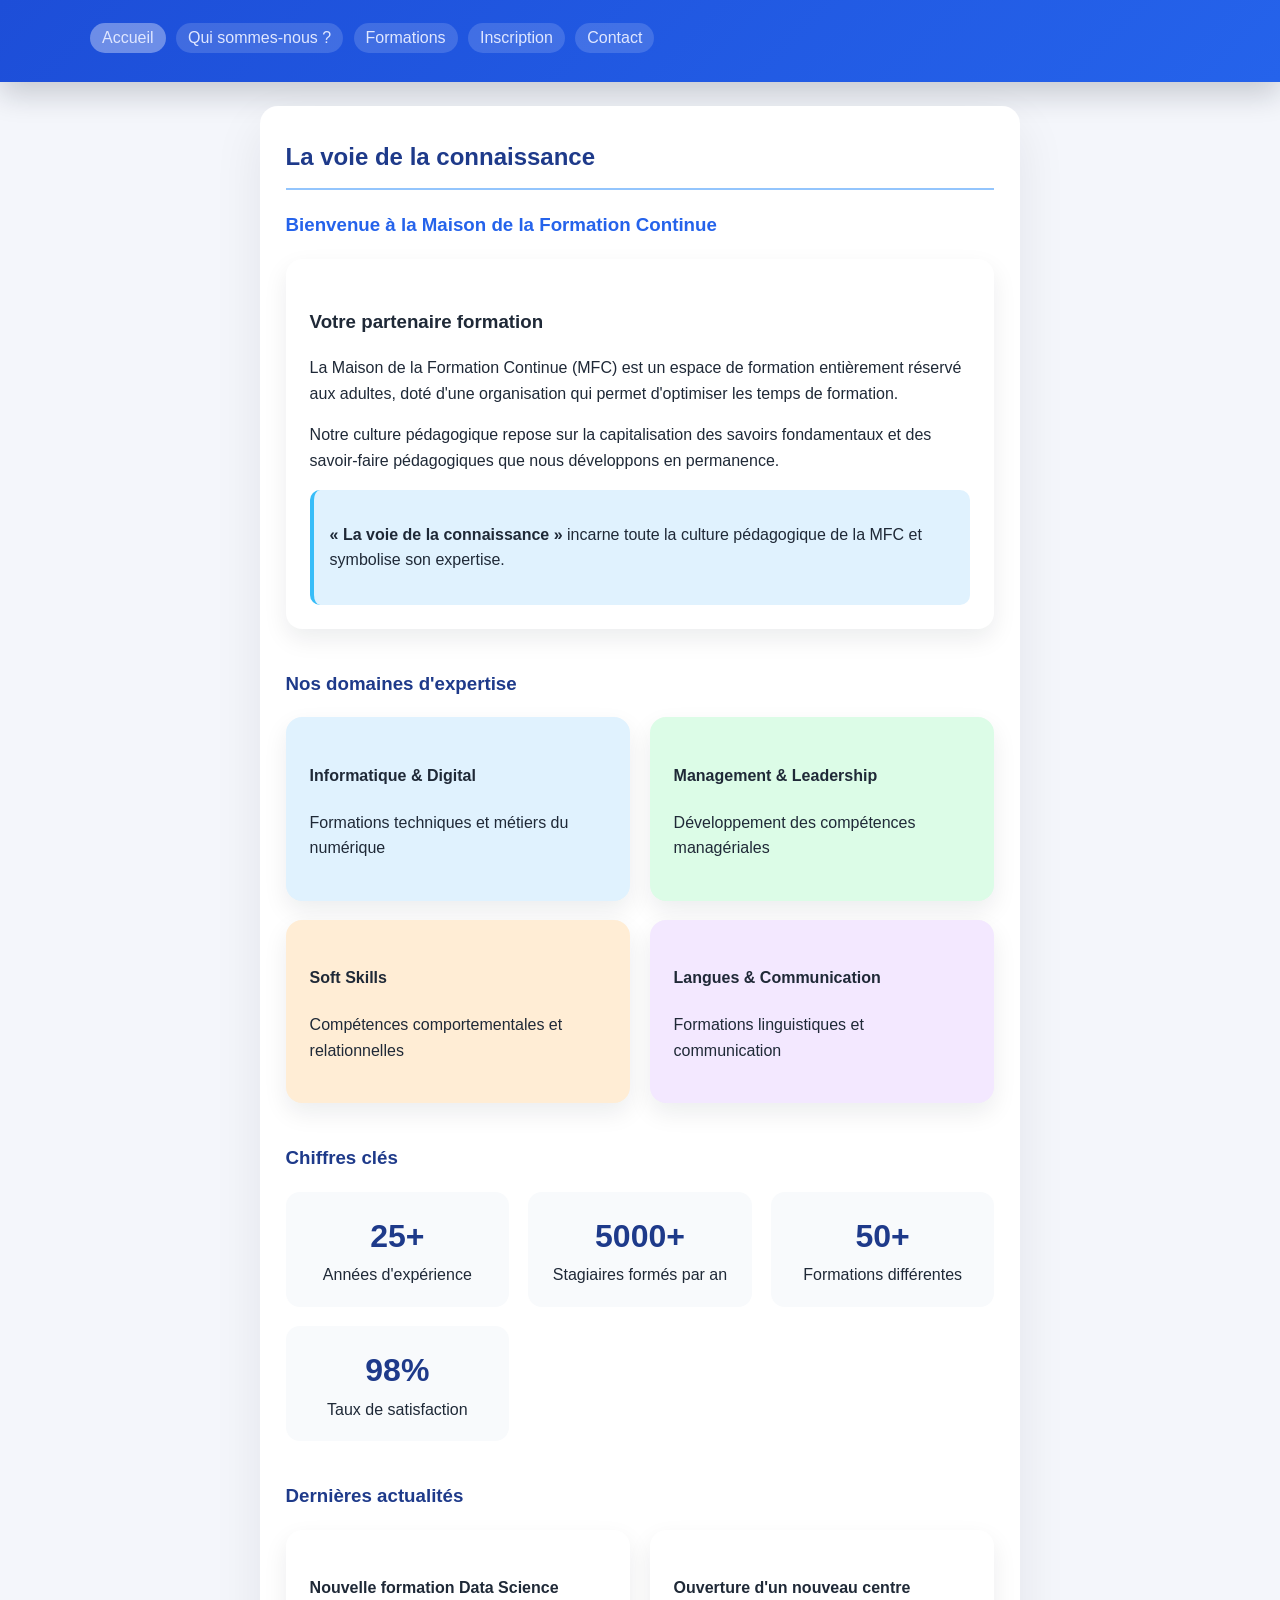
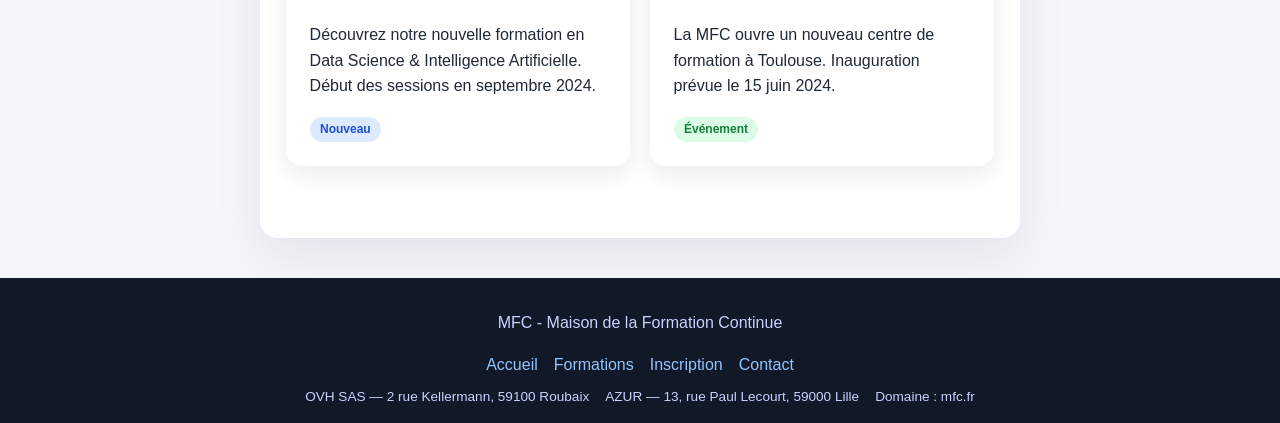
<file: index.html>
<!DOCTYPE html>
<html lang="fr">
<head>
  <meta charset="utf-8">
  <meta name="viewport" content="width=device-width, initial-scale=1">
  <title>Accueil - MFC</title>
  <link rel="stylesheet" href="style.css">
</head>
<body>
  <header id="main-header">
    <div class="container header-content">
      <nav>
        <ul>
          <li><a href="index.html">Accueil</a></li>
          <li><a href="qui-sommes-nous.html">Qui sommes-nous ?</a></li>
          <li><a href="formations.html">Formations</a></li>
          <li><a href="inscription.html">Inscription</a></li>
          <li><a href="contact.html">Contact</a></li>
        </ul>
      </nav>
    </div>
  </header>

  <main>
    <section class="page-section">
      <h2 class="page-title">La voie de la connaissance</h2>
      <h3 class="subtitle">Bienvenue à la Maison de la Formation Continue</h3>
      <div class="card">
        <h3>Votre partenaire formation</h3>
        <p>La Maison de la Formation Continue (MFC) est un espace de formation entièrement réservé aux adultes, doté d'une organisation qui permet d'optimiser les temps de formation.</p>
        <p>Notre culture pédagogique repose sur la capitalisation des savoirs fondamentaux et des savoir-faire pédagogiques que nous développons en permanence.</p>
        <div class="highlight">
          <p><strong>« La voie de la connaissance »</strong> incarne toute la culture pédagogique de la MFC et symbolise son expertise.</p>
        </div>
      </div>
    </section>
    <section class="page-section">
      <h3 class="section-title">Nos domaines d'expertise</h3>
      <div class="grid grid-2">
        <div class="card accent-blue">
          <h4>Informatique & Digital</h4>
          <p>Formations techniques et métiers du numérique</p>
        </div>
        <div class="card accent-green">
          <h4>Management & Leadership</h4>
          <p>Développement des compétences managériales</p>
        </div>
        <div class="card accent-orange">
          <h4>Soft Skills</h4>
          <p>Compétences comportementales et relationnelles</p>
        </div>
        <div class="card accent-purple">
          <h4>Langues & Communication</h4>
          <p>Formations linguistiques et communication</p>
        </div>
      </div>
    </section>
    <section class="page-section">
      <h3 class="section-title">Chiffres clés</h3>
      <div class="stats-grid">
        <div class="stat-card">
          <strong data-count="25">0</strong>
          <span>Années d'expérience</span>
        </div>
        <div class="stat-card">
          <strong data-count="5000">0</strong>
          <span>Stagiaires formés par an</span>
        </div>
        <div class="stat-card">
          <strong data-count="50">0</strong>
          <span>Formations différentes</span>
        </div>
        <div class="stat-card">
          <strong data-count="98">0</strong>
          <span>Taux de satisfaction</span>
        </div>
      </div>
    </section>
    <section class="page-section">
      <h3 class="section-title">Dernières actualités</h3>
      <div class="news-grid">
        <article class="card">
          <h4>Nouvelle formation Data Science</h4>
          <p>Découvrez notre nouvelle formation en Data Science & Intelligence Artificielle. Début des sessions en septembre 2024.</p>
          <span class="badge badge-blue">Nouveau</span>
        </article>
        <article class="card">
          <h4>Ouverture d'un nouveau centre</h4>
          <p>La MFC ouvre un nouveau centre de formation à Toulouse. Inauguration prévue le 15 juin 2024.</p>
          <span class="badge badge-green">Événement</span>
        </article>
      </div>
    </section>
  </main>

  <footer>
    <p>MFC - Maison de la Formation Continue</p>
    <div class="footer-links">
      <a href="index.html">Accueil</a>
      <a href="formations.html">Formations</a>
      <a href="inscription.html">Inscription</a>
      <a href="contact.html">Contact</a>
    </div>
    <div class="contact-info">
      <div>OVH SAS — 2 rue Kellermann, 59100 Roubaix</div>
      <div>AZUR — 13, rue Paul Lecourt, 59000 Lille</div>
      <div>Domaine : mfc.fr</div>
    </div>
  </footer>
  <script>
    const header = document.getElementById('main-header');
    const onScroll = () => {
      if (!header) {
        return;
      }
      header.classList.toggle('header-scrolled', window.scrollY > 10);
    };
    window.addEventListener('scroll', onScroll);
    onScroll();

    const links = document.querySelectorAll('nav a');
    const currentPath = window.location.pathname.split('/').pop();
    links.forEach((link) => {
      const linkPath = link.getAttribute('href')?.split('/').pop();
      if (linkPath && linkPath === currentPath) {
        link.classList.add('active');
      }
    });

    const counters = document.querySelectorAll('[data-count]');
    if (counters.length) {
      counters.forEach((counter) => {
        const target = Number(counter.dataset.count || 0);
        const duration = 1200;
        const startTime = performance.now();
        const step = (now) => {
          const progress = Math.min((now - startTime) / duration, 1);
          const value = Math.floor(progress * target);
          counter.textContent = value + (target === 98 ? '%' : '+');
          if (progress < 1) {
            requestAnimationFrame(step);
          }
        };
        requestAnimationFrame(step);
      });
    }
  </script>
</body>
</html>
</file>
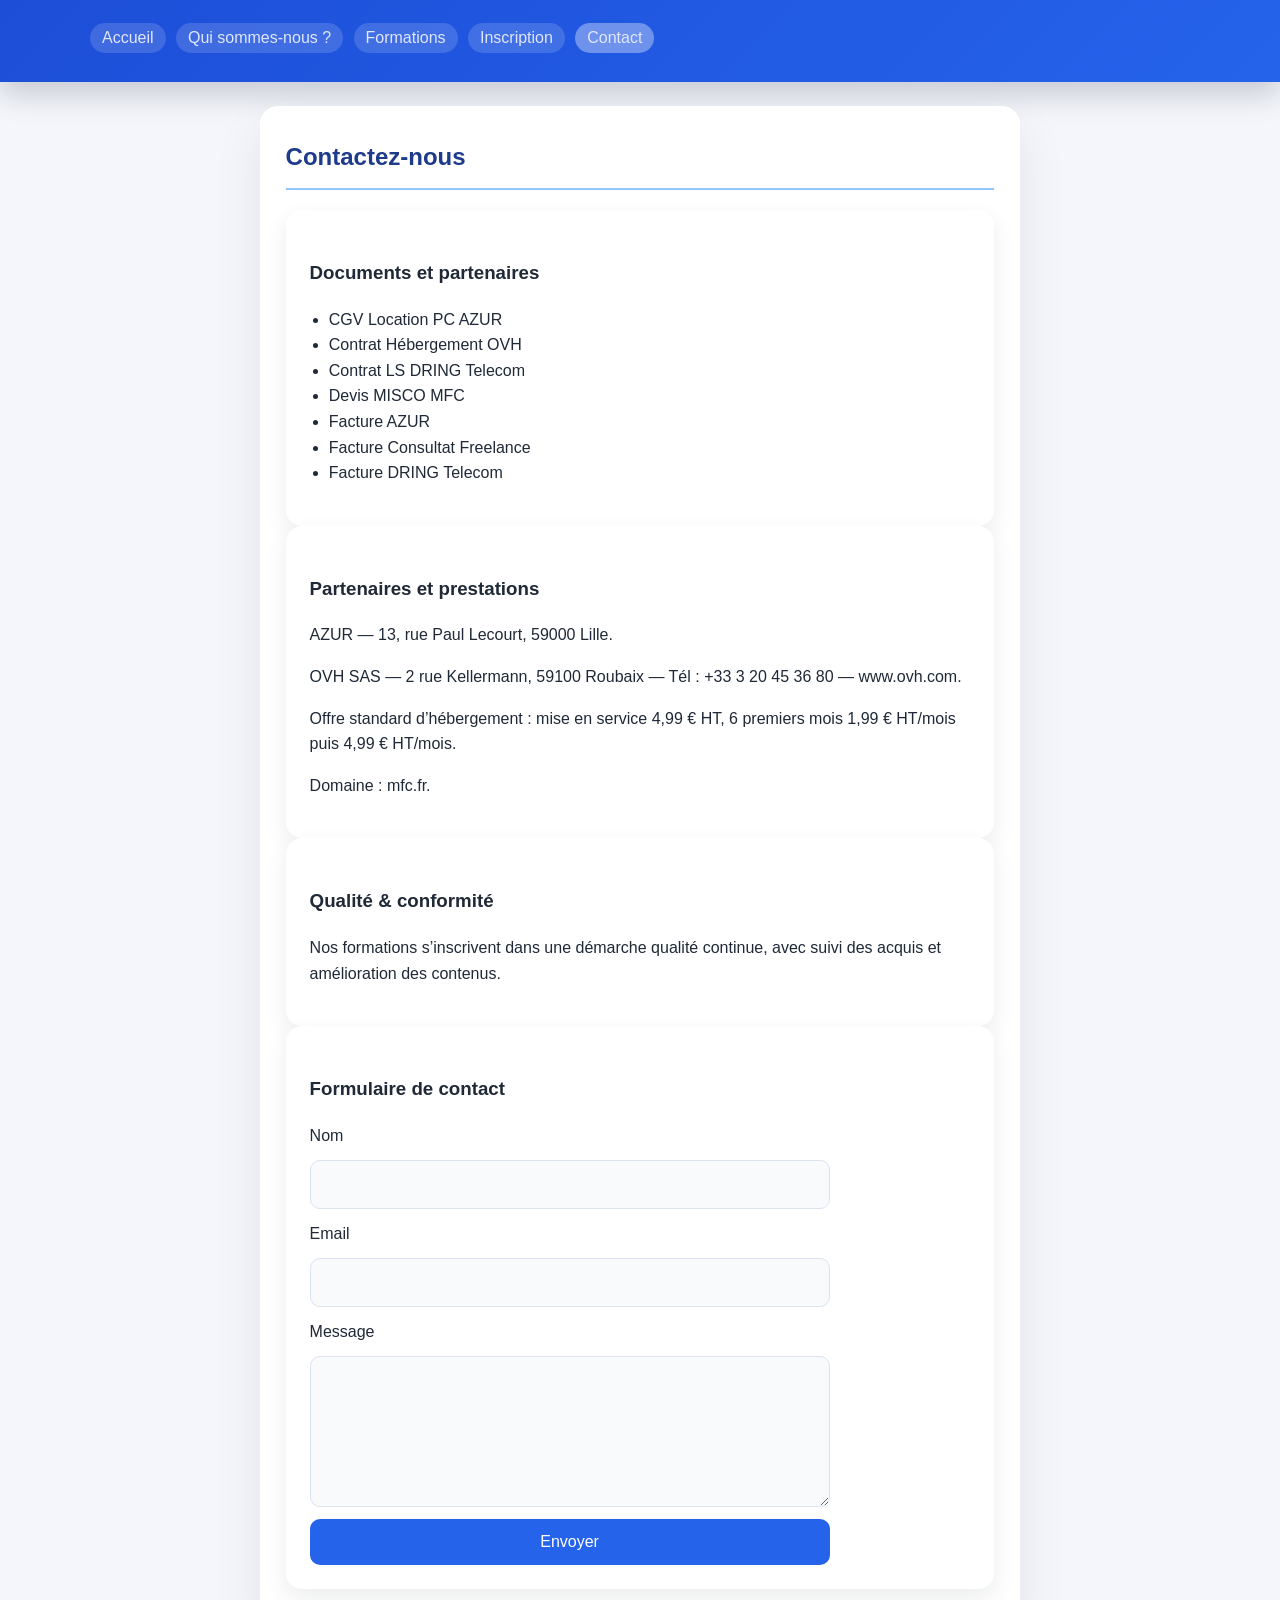
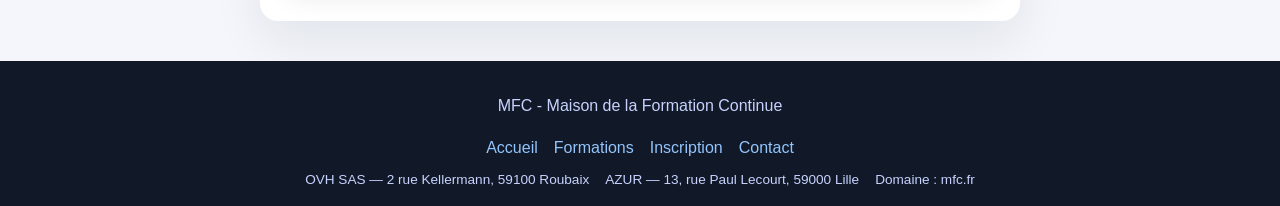
<file: contact.html>
<!DOCTYPE html>
<html lang="fr">
<head>
    <meta charset="UTF-8">
    <meta name="viewport" content="width=device-width, initial-scale=1.0">
    <title>Contact - MFC</title>
    <link rel="stylesheet" href="style.css">
</head>
<body>
    <header id="main-header">
        <div class="container header-content">
            <nav>
                <ul>
                    <li><a href="index.html">Accueil</a></li>
                    <li><a href="qui-sommes-nous.html">Qui sommes-nous ?</a></li>
                    <li><a href="formations.html">Formations</a></li>
                    <li><a href="inscription.html">Inscription</a></li>
                    <li><a href="contact.html">Contact</a></li>
                </ul>
            </nav>
        </div>
    </header>
    <main>
        <h2 class="page-title">Contactez-nous</h2>
        <div class="card">
            <h3>Documents et partenaires</h3>
            <ul>
                <li>CGV Location PC AZUR</li>
                <li>Contrat Hébergement OVH</li>
                <li>Contrat LS DRING Telecom</li>
                <li>Devis MISCO MFC</li>
                <li>Facture AZUR</li>
                <li>Facture Consultat Freelance</li>
                <li>Facture DRING Telecom</li>
            </ul>
        </div>
        <div class="card">
            <h3>Partenaires et prestations</h3>
            <p>AZUR — 13, rue Paul Lecourt, 59000 Lille.</p>
            <p>OVH SAS — 2 rue Kellermann, 59100 Roubaix — Tél : +33 3 20 45 36 80 — www.ovh.com.</p>
            <p>Offre standard d’hébergement : mise en service 4,99 € HT, 6 premiers mois 1,99 € HT/mois puis 4,99 € HT/mois.</p>
            <p>Domaine : mfc.fr.</p>
        </div>
        <div class="card">
            <h3>Qualité & conformité</h3>
            <p>Nos formations s’inscrivent dans une démarche qualité continue, avec suivi des acquis et amélioration des contenus.</p>
        </div>
        <div class="card">
            <h3>Formulaire de contact</h3>
            <form method="post">
                <label for="nom">Nom</label>
                <input id="nom" name="nom" type="text" required>
                <label for="email">Email</label>
                <input id="email" name="email" type="email" required>
                <label for="message">Message</label>
                <textarea id="message" name="message" rows="5" required></textarea>
                <button type="submit">Envoyer</button>
            </form>
        </div>
    </main>
    <footer>
        <p>MFC - Maison de la Formation Continue</p>
        <div class="footer-links">
            <a href="index.html">Accueil</a>
            <a href="formations.html">Formations</a>
            <a href="inscription.html">Inscription</a>
            <a href="contact.html">Contact</a>
        </div>
        <div class="contact-info">
            <div>OVH SAS — 2 rue Kellermann, 59100 Roubaix</div>
            <div>AZUR — 13, rue Paul Lecourt, 59000 Lille</div>
            <div>Domaine : mfc.fr</div>
        </div>
    </footer>
    <script>
        const header = document.getElementById('main-header');
        const onScroll = () => {
            if (!header) {
                return;
            }
            header.classList.toggle('header-scrolled', window.scrollY > 10);
        };
        window.addEventListener('scroll', onScroll);
        onScroll();

        const links = document.querySelectorAll('nav a');
        const currentPath = window.location.pathname.split('/').pop();
        links.forEach((link) => {
            const linkPath = link.getAttribute('href')?.split('/').pop();
            if (linkPath && linkPath === currentPath) {
                link.classList.add('active');
            }
        });
    </script>
</body>
</html>
</file>
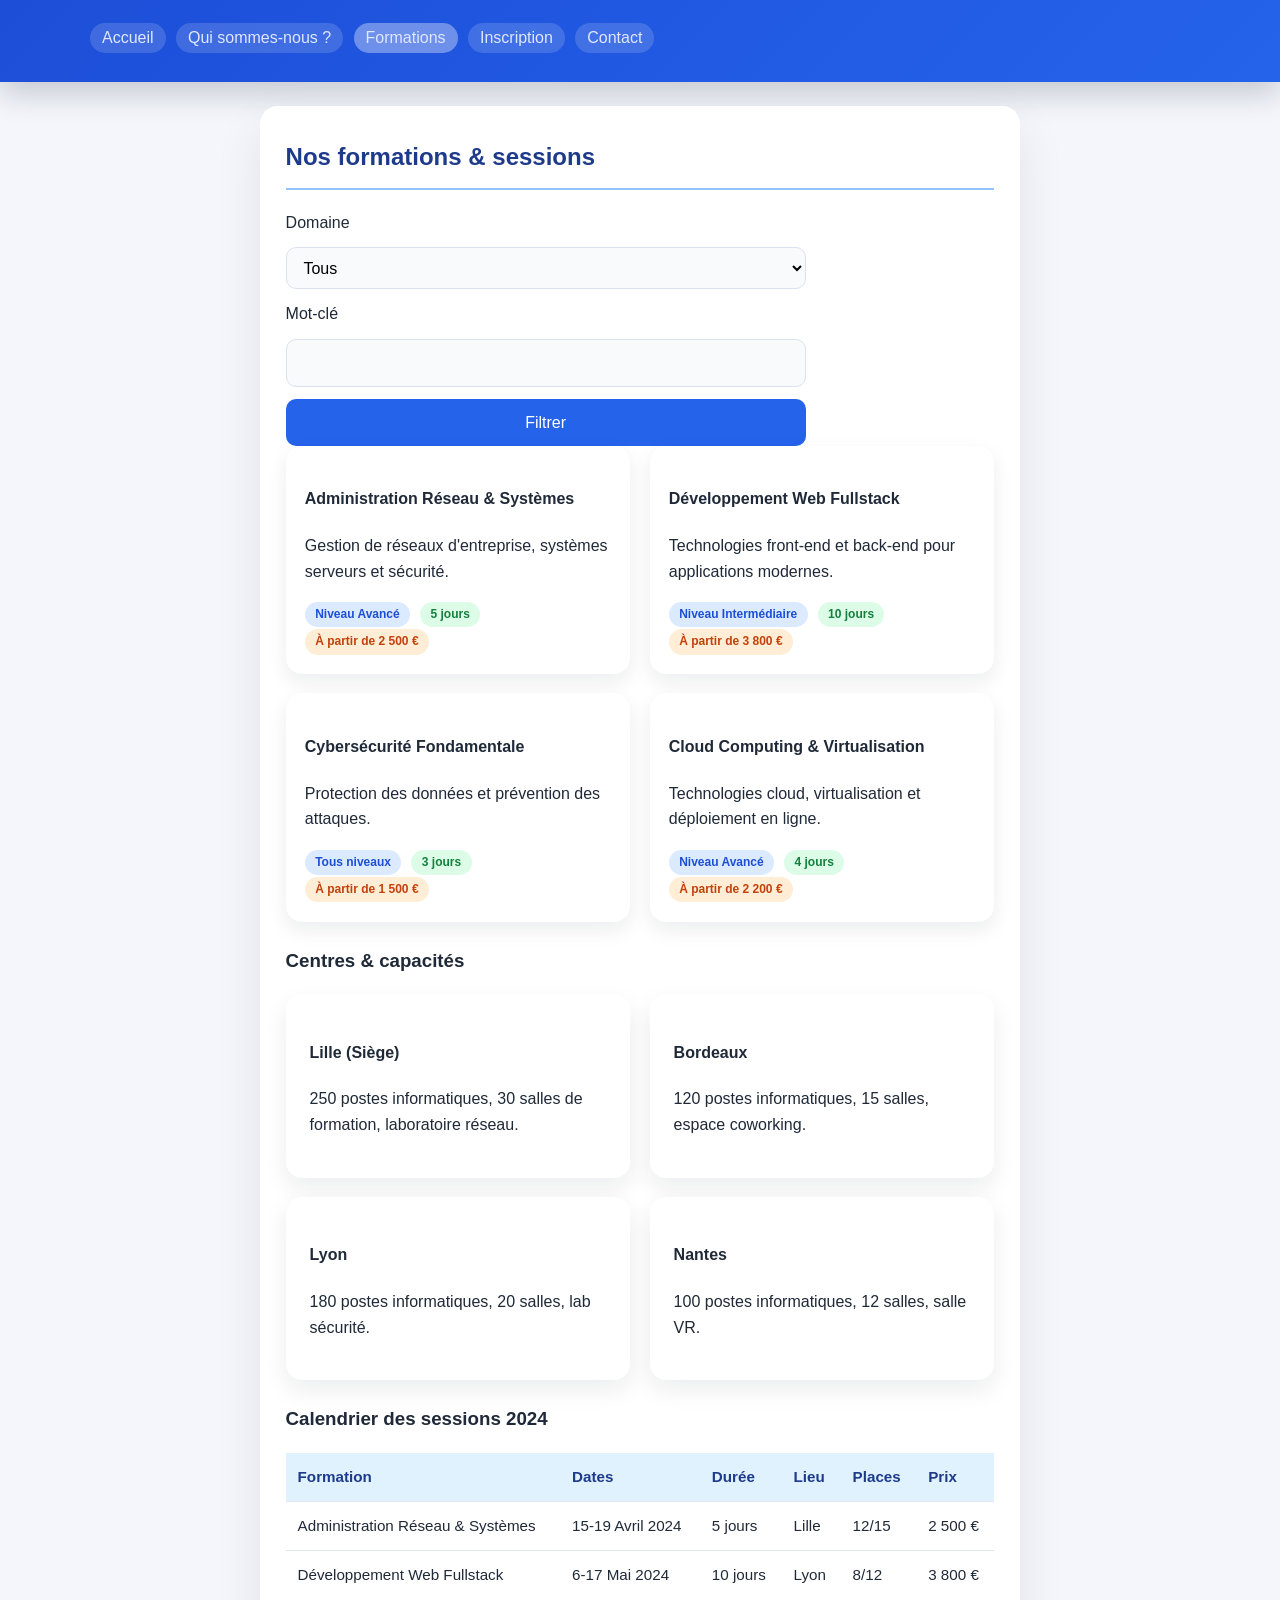
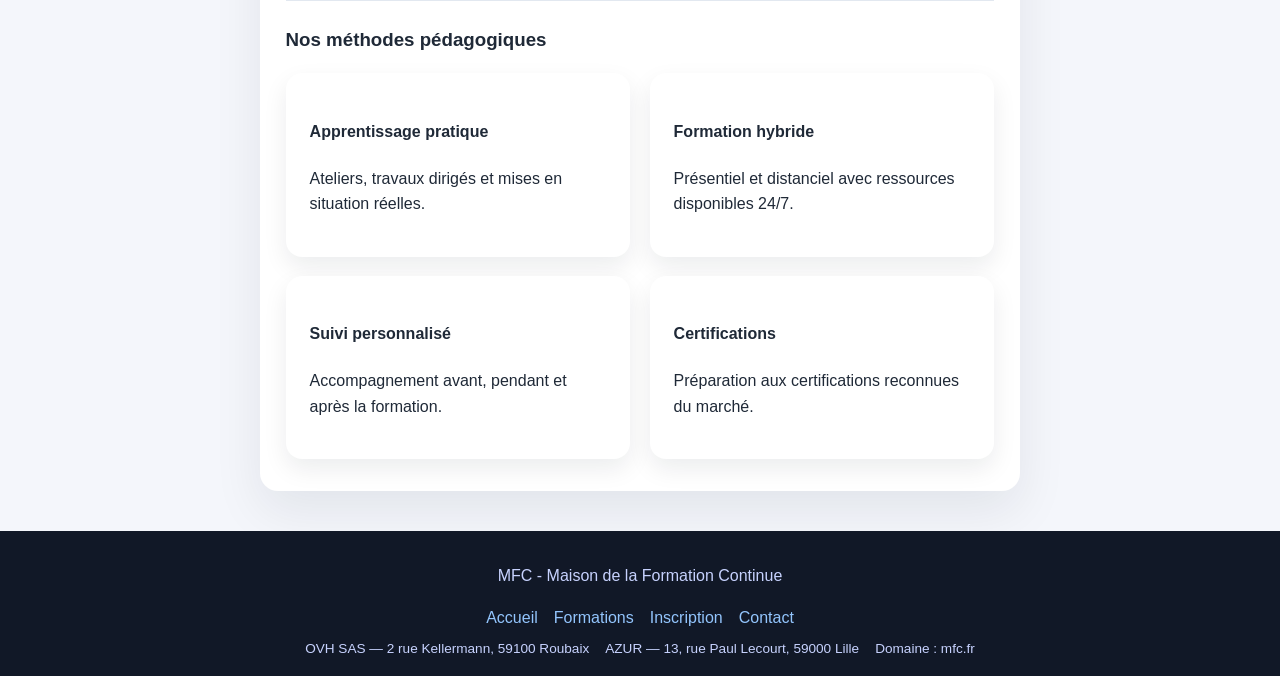
<file: formations.html>
<!DOCTYPE html>
<html lang="fr">
<head>
    <meta charset="UTF-8">
    <meta name="viewport" content="width=device-width, initial-scale=1.0">
    <title>Formations - MFC</title>
    <link rel="stylesheet" href="style.css">
</head>
<body>
    <header id="main-header">
        <div class="container header-content">
            <nav>
                <ul>
                    <li><a href="index.html">Accueil</a></li>
                    <li><a href="qui-sommes-nous.html">Qui sommes-nous ?</a></li>
                    <li><a href="formations.html">Formations</a></li>
                    <li><a href="inscription.html">Inscription</a></li>
                    <li><a href="contact.html">Contact</a></li>
                </ul>
            </nav>
        </div>
    </header>
    <main>
        <h2 class="page-title">Nos formations & sessions</h2>
        <form method="get" data-filter="formations">
            <label for="domaine">Domaine</label>
            <select id="domaine" name="domaine">
                <option value="">Tous</option>
                <option value="dev">Développement</option>
                <option value="seminaire">Séminaire</option>
                <option value="institution">Institution</option>
            </select>
            <label for="motcle">Mot-clé</label>
            <input id="motcle" name="motcle" type="text">
            <button type="submit">Filtrer</button>
        </form>
        <div class="formation-list" id="formation-list">
            <div class="formation-item" data-domain="dev" data-name="Administration Réseau & Systèmes">
                <h4>Administration Réseau & Systèmes</h4>
                <p>Gestion de réseaux d'entreprise, systèmes serveurs et sécurité.</p>
                <span class="badge badge-blue">Niveau Avancé</span>
                <span class="badge badge-green">5 jours</span>
                <span class="badge badge-orange">À partir de 2 500 €</span>
            </div>
            <div class="formation-item" data-domain="dev" data-name="Développement Web Fullstack">
                <h4>Développement Web Fullstack</h4>
                <p>Technologies front-end et back-end pour applications modernes.</p>
                <span class="badge badge-blue">Niveau Intermédiaire</span>
                <span class="badge badge-green">10 jours</span>
                <span class="badge badge-orange">À partir de 3 800 €</span>
            </div>
            <div class="formation-item" data-domain="seminaire" data-name="Cybersécurité Fondamentale">
                <h4>Cybersécurité Fondamentale</h4>
                <p>Protection des données et prévention des attaques.</p>
                <span class="badge badge-blue">Tous niveaux</span>
                <span class="badge badge-green">3 jours</span>
                <span class="badge badge-orange">À partir de 1 500 €</span>
            </div>
            <div class="formation-item" data-domain="institution" data-name="Cloud Computing & Virtualisation">
                <h4>Cloud Computing & Virtualisation</h4>
                <p>Technologies cloud, virtualisation et déploiement en ligne.</p>
                <span class="badge badge-blue">Niveau Avancé</span>
                <span class="badge badge-green">4 jours</span>
                <span class="badge badge-orange">À partir de 2 200 €</span>
            </div>
        </div>
        <h3>Centres & capacités</h3>
        <div class="grid grid-2">
            <div class="card">
                <h4>Lille (Siège)</h4>
                <p>250 postes informatiques, 30 salles de formation, laboratoire réseau.</p>
            </div>
            <div class="card">
                <h4>Bordeaux</h4>
                <p>120 postes informatiques, 15 salles, espace coworking.</p>
            </div>
            <div class="card">
                <h4>Lyon</h4>
                <p>180 postes informatiques, 20 salles, lab sécurité.</p>
            </div>
            <div class="card">
                <h4>Nantes</h4>
                <p>100 postes informatiques, 12 salles, salle VR.</p>
            </div>
        </div>
        <h3>Calendrier des sessions 2024</h3>
        <table class="session-table">
            <thead>
                <tr>
                    <th>Formation</th>
                    <th>Dates</th>
                    <th>Durée</th>
                    <th>Lieu</th>
                    <th>Places</th>
                    <th>Prix</th>
                </tr>
            </thead>
            <tbody>
                <tr>
                    <td>Administration Réseau & Systèmes</td>
                    <td>15-19 Avril 2024</td>
                    <td>5 jours</td>
                    <td>Lille</td>
                    <td>12/15</td>
                    <td>2 500 €</td>
                </tr>
                <tr>
                    <td>Développement Web Fullstack</td>
                    <td>6-17 Mai 2024</td>
                    <td>10 jours</td>
                    <td>Lyon</td>
                    <td>8/12</td>
                    <td>3 800 €</td>
                </tr>
            </tbody>
        </table>
        <h3>Nos méthodes pédagogiques</h3>
        <div class="grid grid-2">
            <div class="card">
                <h4>Apprentissage pratique</h4>
                <p>Ateliers, travaux dirigés et mises en situation réelles.</p>
            </div>
            <div class="card">
                <h4>Formation hybride</h4>
                <p>Présentiel et distanciel avec ressources disponibles 24/7.</p>
            </div>
            <div class="card">
                <h4>Suivi personnalisé</h4>
                <p>Accompagnement avant, pendant et après la formation.</p>
            </div>
            <div class="card">
                <h4>Certifications</h4>
                <p>Préparation aux certifications reconnues du marché.</p>
            </div>
        </div>
    </main>
    <footer>
        <p>MFC - Maison de la Formation Continue</p>
        <div class="footer-links">
            <a href="index.html">Accueil</a>
            <a href="formations.html">Formations</a>
            <a href="inscription.html">Inscription</a>
            <a href="contact.html">Contact</a>
        </div>
        <div class="contact-info">
            <div>OVH SAS — 2 rue Kellermann, 59100 Roubaix</div>
            <div>AZUR — 13, rue Paul Lecourt, 59000 Lille</div>
            <div>Domaine : mfc.fr</div>
        </div>
    </footer>
    <script>
        const header = document.getElementById('main-header');
        const onScroll = () => {
            if (!header) {
                return;
            }
            header.classList.toggle('header-scrolled', window.scrollY > 10);
        };
        window.addEventListener('scroll', onScroll);
        onScroll();

        const links = document.querySelectorAll('nav a');
        const currentPath = window.location.pathname.split('/').pop();
        links.forEach((link) => {
            const linkPath = link.getAttribute('href')?.split('/').pop();
            if (linkPath && linkPath === currentPath) {
                link.classList.add('active');
            }
        });

        const filterForm = document.querySelector('form[data-filter="formations"]');
        const list = document.getElementById('formation-list');
        if (filterForm && list) {
            const domain = filterForm.querySelector('#domaine');
            const keyword = filterForm.querySelector('#motcle');
            const items = Array.from(list.children);
            const applyFilter = () => {
                const domainValue = domain ? domain.value.toLowerCase() : '';
                const keywordValue = keyword ? keyword.value.toLowerCase().trim() : '';
                items.forEach((item) => {
                    const itemDomain = (item.dataset.domain || '').toLowerCase();
                    const itemName = (item.dataset.name || '').toLowerCase();
                    const matchDomain = !domainValue || itemDomain === domainValue;
                    const matchKeyword = !keywordValue || itemName.includes(keywordValue);
                    item.style.display = matchDomain && matchKeyword ? '' : 'none';
                });
            };
            filterForm.addEventListener('change', applyFilter);
            filterForm.addEventListener('input', applyFilter);
        }
    </script>
</body>
</html>
</file>
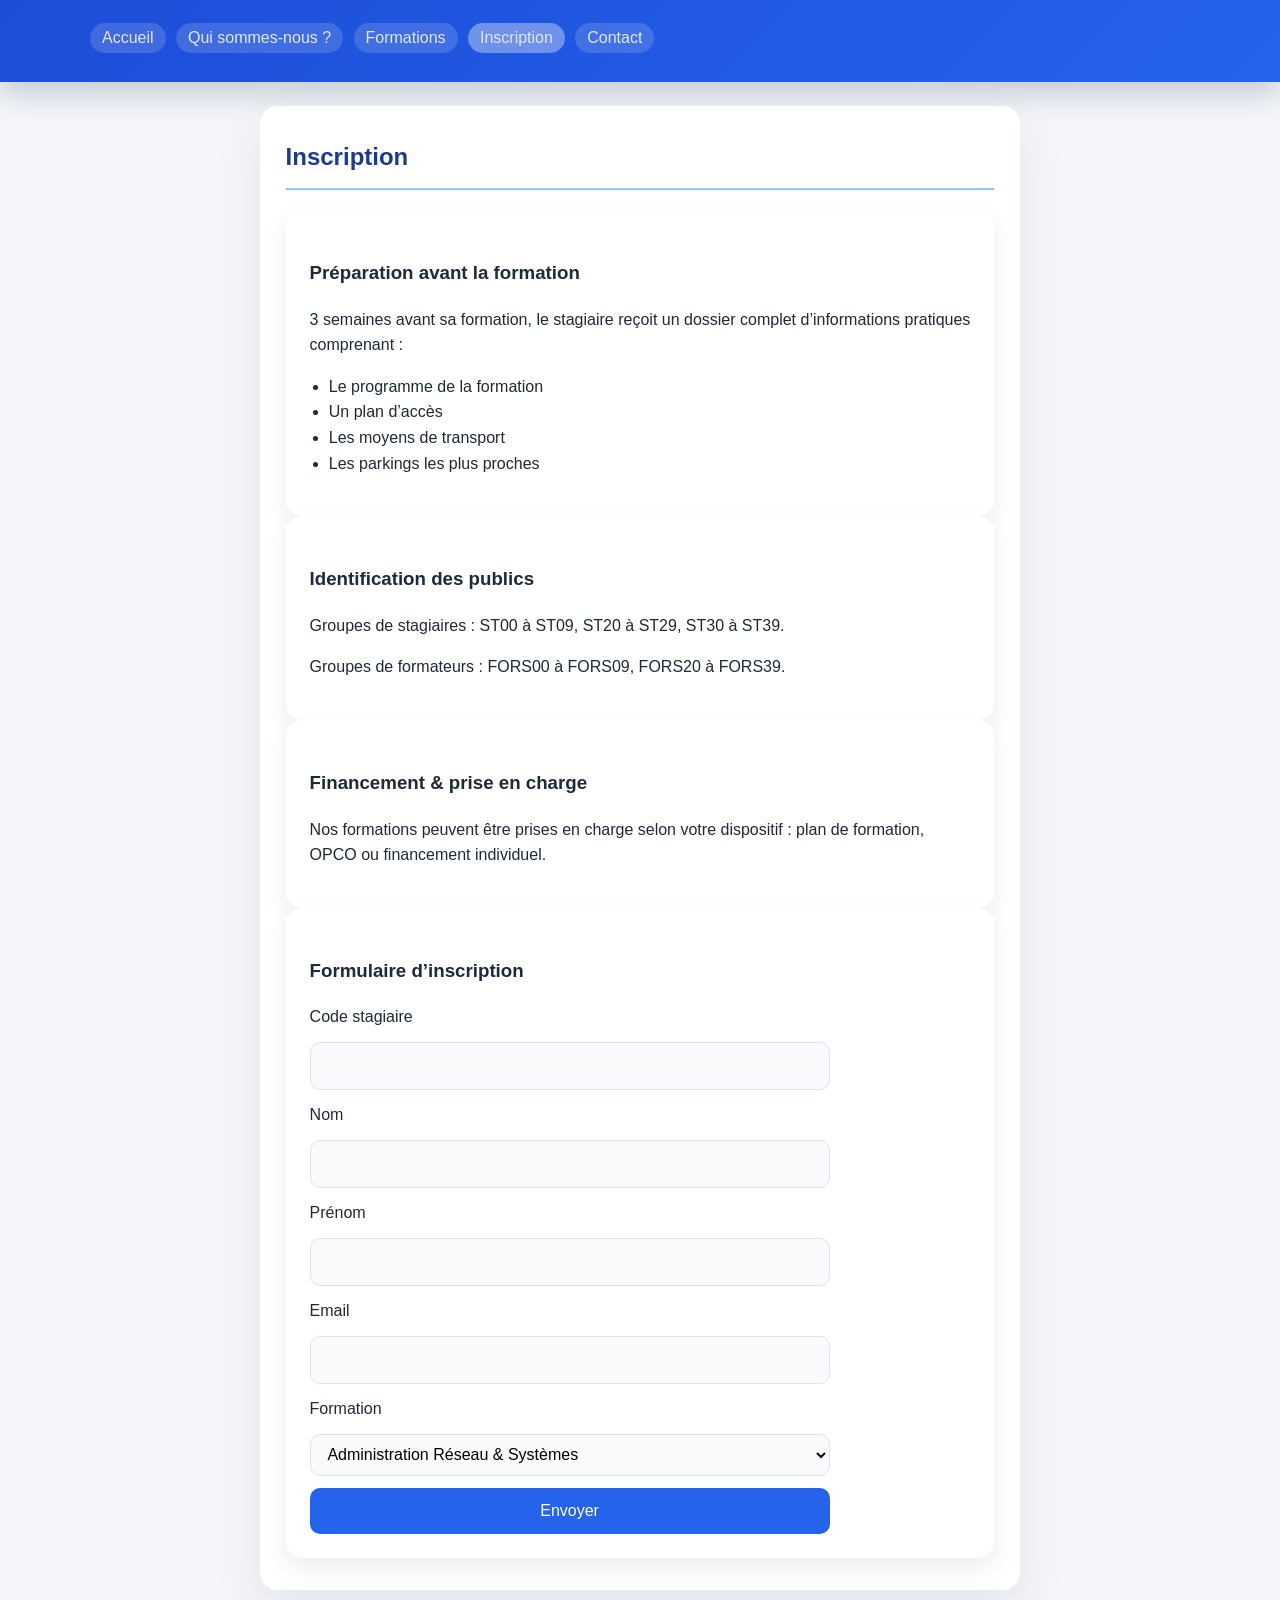
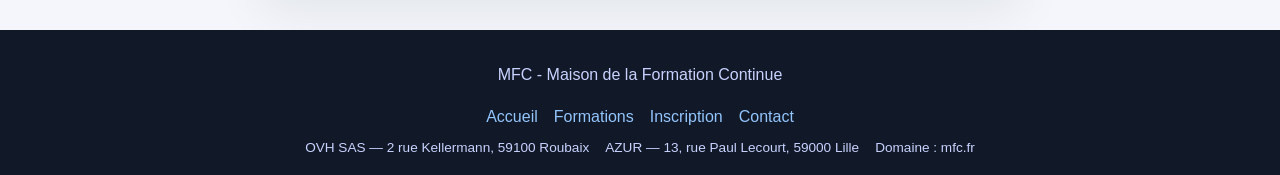
<file: inscription.html>
<!DOCTYPE html>
<html lang="fr">
<head>
    <meta charset="UTF-8">
    <meta name="viewport" content="width=device-width, initial-scale=1.0">
    <title>Inscription - MFC</title>
    <link rel="stylesheet" href="style.css">
</head>
<body>
    <header id="main-header">
        <div class="container header-content">
            <nav>
                <ul>
                    <li><a href="index.html">Accueil</a></li>
                    <li><a href="qui-sommes-nous.html">Qui sommes-nous ?</a></li>
                    <li><a href="formations.html">Formations</a></li>
                    <li><a href="inscription.html">Inscription</a></li>
                    <li><a href="contact.html">Contact</a></li>
                </ul>
            </nav>
        </div>
    </header>
    <main>
        <h2 class="page-title">Inscription</h2>
        <div class="card">
            <h3>Préparation avant la formation</h3>
            <p>3 semaines avant sa formation, le stagiaire reçoit un dossier complet d’informations pratiques comprenant :</p>
            <ul>
                <li>Le programme de la formation</li>
                <li>Un plan d’accès</li>
                <li>Les moyens de transport</li>
                <li>Les parkings les plus proches</li>
            </ul>
        </div>
        <div class="card">
            <h3>Identification des publics</h3>
            <p>Groupes de stagiaires : ST00 à ST09, ST20 à ST29, ST30 à ST39.</p>
            <p>Groupes de formateurs : FORS00 à FORS09, FORS20 à FORS39.</p>
        </div>
        <div class="card">
            <h3>Financement & prise en charge</h3>
            <p>Nos formations peuvent être prises en charge selon votre dispositif : plan de formation, OPCO ou financement individuel.</p>
        </div>
        <div class="card">
            <h3>Formulaire d’inscription</h3>
            <form method="post">
                <label for="code">Code stagiaire</label>
                <input id="code" name="code" type="text" required>
                <label for="nom">Nom</label>
                <input id="nom" name="nom" type="text" required>
                <label for="prenom">Prénom</label>
                <input id="prenom" name="prenom" type="text" required>
                <label for="email">Email</label>
                <input id="email" name="email" type="email" required>
                <label for="formation">Formation</label>
                <select id="formation" name="formation">
                    <option value="reseau">Administration Réseau & Systèmes</option>
                    <option value="web">Développement Web Fullstack</option>
                    <option value="cyber">Cybersécurité Fondamentale</option>
                    <option value="cloud">Cloud Computing & Virtualisation</option>
                </select>
                <button type="submit">Envoyer</button>
            </form>
        </div>
    </main>
    <footer>
        <p>MFC - Maison de la Formation Continue</p>
        <div class="footer-links">
            <a href="index.html">Accueil</a>
            <a href="formations.html">Formations</a>
            <a href="inscription.html">Inscription</a>
            <a href="contact.html">Contact</a>
        </div>
        <div class="contact-info">
            <div>OVH SAS — 2 rue Kellermann, 59100 Roubaix</div>
            <div>AZUR — 13, rue Paul Lecourt, 59000 Lille</div>
            <div>Domaine : mfc.fr</div>
        </div>
    </footer>
    <script>
        const header = document.getElementById('main-header');
        const onScroll = () => {
            if (!header) {
                return;
            }
            header.classList.toggle('header-scrolled', window.scrollY > 10);
        };
        window.addEventListener('scroll', onScroll);
        onScroll();

        const links = document.querySelectorAll('nav a');
        const currentPath = window.location.pathname.split('/').pop();
        links.forEach((link) => {
            const linkPath = link.getAttribute('href')?.split('/').pop();
            if (linkPath && linkPath === currentPath) {
                link.classList.add('active');
            }
        });
    </script>
</body>
</html>
</file>
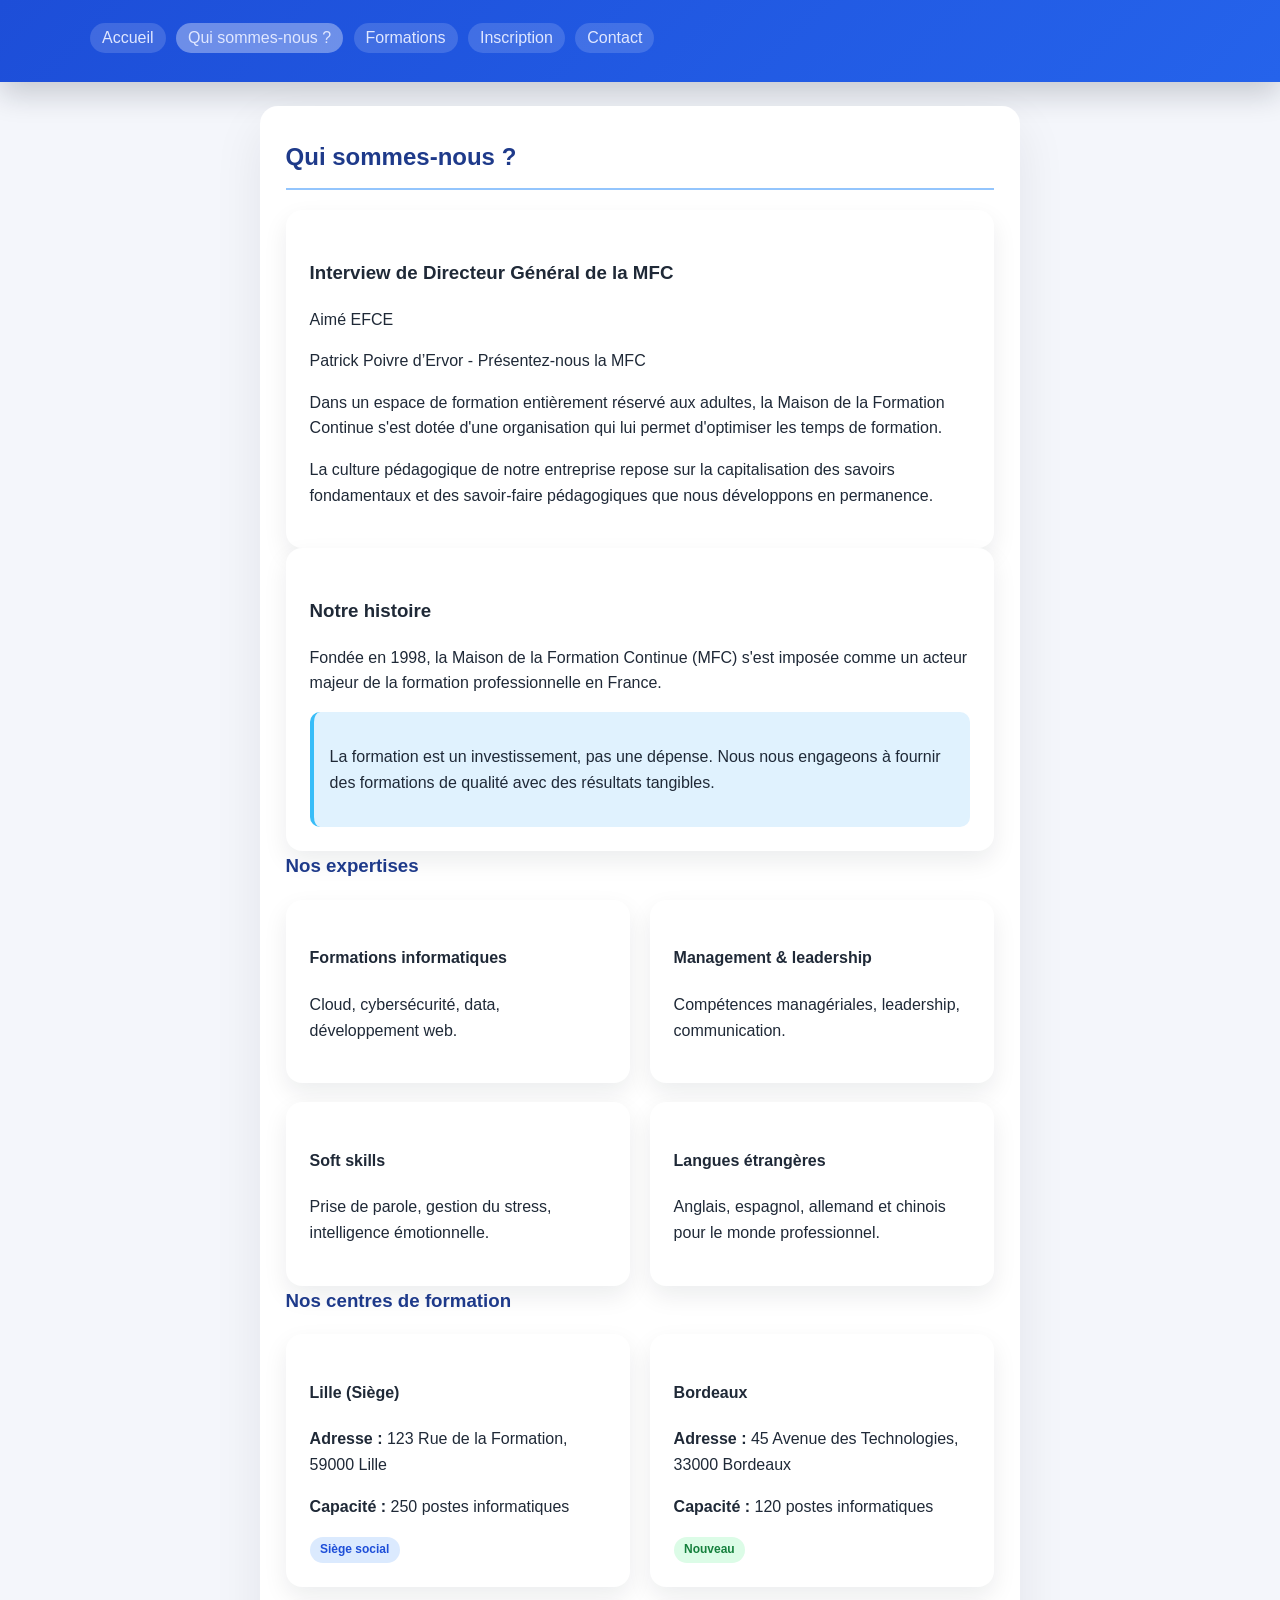
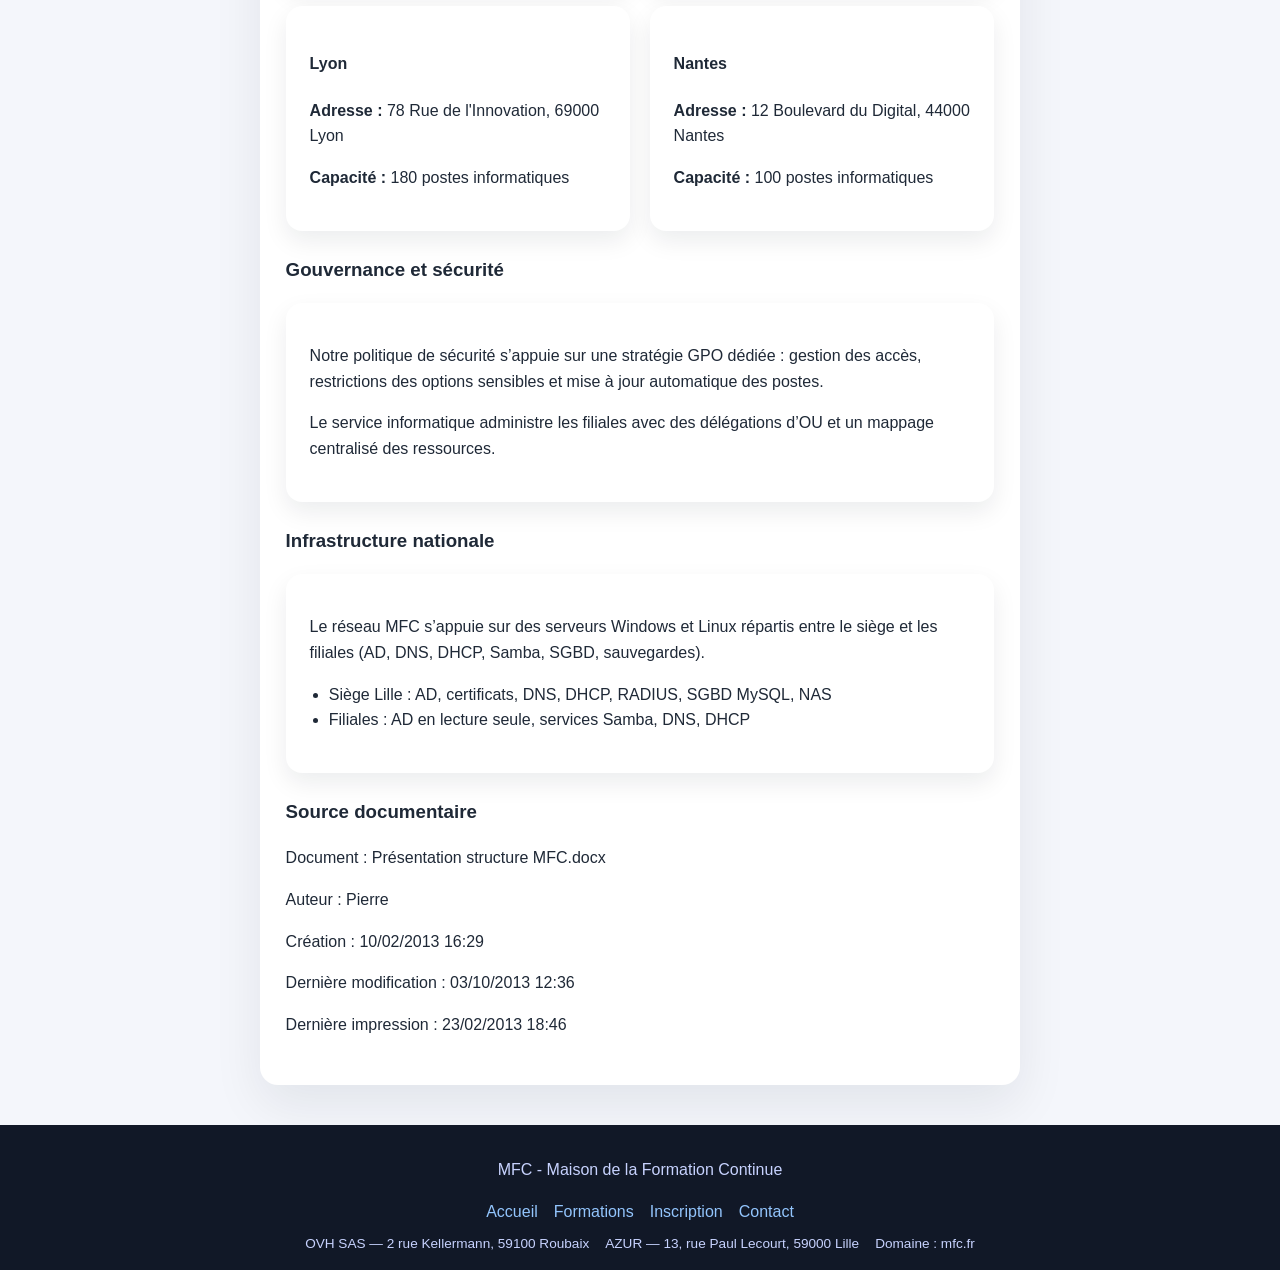
<file: qui-sommes-nous.html>
<!DOCTYPE html>
<html lang="fr">
<head>
    <meta charset="UTF-8">
    <meta name="viewport" content="width=device-width, initial-scale=1.0">
    <title>Qui sommes-nous ? - MFC</title>
    <link rel="stylesheet" href="style.css">
</head>
<body>
    <header id="main-header">
        <div class="container header-content">
            <nav>
                <ul>
                    <li><a href="index.html">Accueil</a></li>
                    <li><a href="qui-sommes-nous.html">Qui sommes-nous ?</a></li>
                    <li><a href="formations.html">Formations</a></li>
                    <li><a href="inscription.html">Inscription</a></li>
                    <li><a href="contact.html">Contact</a></li>
                </ul>
            </nav>
        </div>
    </header>
    <main>
        <h2 class="page-title">Qui sommes-nous ?</h2>
        <div class="card">
            <h3>Interview de Directeur Général de la MFC</h3>
            <p>Aimé EFCE</p>
            <p>Patrick Poivre d’Ervor - Présentez-nous la MFC</p>
            <p>Dans un espace de formation entièrement réservé aux adultes, la Maison de la Formation Continue s'est dotée d'une organisation qui lui permet d'optimiser les temps de formation.</p>
            <p>La culture pédagogique de notre entreprise repose sur la capitalisation des savoirs fondamentaux et des savoir-faire pédagogiques que nous développons en permanence.</p>
        </div>
        <div class="card">
            <h3>Notre histoire</h3>
            <p>Fondée en 1998, la Maison de la Formation Continue (MFC) s'est imposée comme un acteur majeur de la formation professionnelle en France.</p>
            <div class="highlight">
                <p>La formation est un investissement, pas une dépense. Nous nous engageons à fournir des formations de qualité avec des résultats tangibles.</p>
            </div>
        </div>
        <h3 class="section-title">Nos expertises</h3>
        <div class="grid grid-2">
            <div class="card">
                <h4>Formations informatiques</h4>
                <p>Cloud, cybersécurité, data, développement web.</p>
            </div>
            <div class="card">
                <h4>Management & leadership</h4>
                <p>Compétences managériales, leadership, communication.</p>
            </div>
            <div class="card">
                <h4>Soft skills</h4>
                <p>Prise de parole, gestion du stress, intelligence émotionnelle.</p>
            </div>
            <div class="card">
                <h4>Langues étrangères</h4>
                <p>Anglais, espagnol, allemand et chinois pour le monde professionnel.</p>
            </div>
        </div>
        <h3 class="section-title">Nos centres de formation</h3>
        <div class="center-grid">
            <div class="card">
                <h4>Lille (Siège)</h4>
                <p><strong>Adresse :</strong> 123 Rue de la Formation, 59000 Lille</p>
                <p><strong>Capacité :</strong> 250 postes informatiques</p>
                <span class="badge badge-blue">Siège social</span>
            </div>
            <div class="card">
                <h4>Bordeaux</h4>
                <p><strong>Adresse :</strong> 45 Avenue des Technologies, 33000 Bordeaux</p>
                <p><strong>Capacité :</strong> 120 postes informatiques</p>
                <span class="badge badge-green">Nouveau</span>
            </div>
            <div class="card">
                <h4>Lyon</h4>
                <p><strong>Adresse :</strong> 78 Rue de l'Innovation, 69000 Lyon</p>
                <p><strong>Capacité :</strong> 180 postes informatiques</p>
            </div>
            <div class="card">
                <h4>Nantes</h4>
                <p><strong>Adresse :</strong> 12 Boulevard du Digital, 44000 Nantes</p>
                <p><strong>Capacité :</strong> 100 postes informatiques</p>
            </div>
        </div>
        <h3>Gouvernance et sécurité</h3>
        <div class="card">
            <p>Notre politique de sécurité s’appuie sur une stratégie GPO dédiée : gestion des accès, restrictions des options sensibles et mise à jour automatique des postes.</p>
            <p>Le service informatique administre les filiales avec des délégations d’OU et un mappage centralisé des ressources.</p>
        </div>
        <h3>Infrastructure nationale</h3>
        <div class="card">
            <p>Le réseau MFC s’appuie sur des serveurs Windows et Linux répartis entre le siège et les filiales (AD, DNS, DHCP, Samba, SGBD, sauvegardes).</p>
            <ul>
                <li>Siège Lille : AD, certificats, DNS, DHCP, RADIUS, SGBD MySQL, NAS</li>
                <li>Filiales : AD en lecture seule, services Samba, DNS, DHCP</li>
            </ul>
        </div>
        <h3>Source documentaire</h3>
        <p>Document&nbsp;: Présentation structure MFC.docx</p>
        <p>Auteur&nbsp;: Pierre</p>
        <p>Création&nbsp;: 10/02/2013 16:29</p>
        <p>Dernière modification&nbsp;: 03/10/2013 12:36</p>
        <p>Dernière impression&nbsp;: 23/02/2013 18:46</p>
    </main>
    <footer>
        <p>MFC - Maison de la Formation Continue</p>
        <div class="footer-links">
            <a href="index.html">Accueil</a>
            <a href="formations.html">Formations</a>
            <a href="inscription.html">Inscription</a>
            <a href="contact.html">Contact</a>
        </div>
        <div class="contact-info">
            <div>OVH SAS — 2 rue Kellermann, 59100 Roubaix</div>
            <div>AZUR — 13, rue Paul Lecourt, 59000 Lille</div>
            <div>Domaine : mfc.fr</div>
        </div>
    </footer>
    <script>
        const header = document.getElementById('main-header');
        const onScroll = () => {
            if (!header) {
                return;
            }
            header.classList.toggle('header-scrolled', window.scrollY > 10);
        };
        window.addEventListener('scroll', onScroll);
        onScroll();

        const links = document.querySelectorAll('nav a');
        const currentPath = window.location.pathname.split('/').pop();
        links.forEach((link) => {
            const linkPath = link.getAttribute('href')?.split('/').pop();
            if (linkPath && linkPath === currentPath) {
                link.classList.add('active');
            }
        });
    </script>
</body>
</html>
</file>
<file: style.css>
*,
*::before,
*::after {
  box-sizing: border-box;
}

body {
  font-family: "Segoe UI", "Roboto", "Helvetica Neue", Arial, sans-serif;
  line-height: 1.6;
  margin: 0;
  color: #1f2937;
  background: #f4f6fb;
}

header {
  background: linear-gradient(135deg, #1d4ed8, #2563eb);
  color: #fff;
  padding: 1.6rem 1.5rem 1.9rem;
  box-shadow: 0 12px 30px rgba(15, 23, 42, 0.2);
}

header h1 {
  margin: 0 0 0.75rem;
  font-size: 1.75rem;
  letter-spacing: 0.02em;
}

header.header-scrolled {
  padding: 1rem 1.5rem;
  box-shadow: 0 10px 24px rgba(15, 23, 42, 0.25);
}

header.header-scrolled .logo-text h1 {
  font-size: 1.2rem;
}

header.header-scrolled .logo-text span {
  font-size: 0.85rem;
}

header.header-scrolled .logo-symbol {
  width: 46px;
  height: 46px;
}

header.header-scrolled .logo-symbol::after {
  font-size: 0.9rem;
}

header .container {
  display: flex;
  align-items: center;
  justify-content: space-between;
  gap: 1.5rem;
}

header .header-content {
  width: 100%;
}

header .logo-container {
  display: flex;
  align-items: center;
  gap: 0.9rem;
}

header .logo-symbol {
  width: 56px;
  height: 56px;
  border-radius: 14px;
  background: linear-gradient(135deg, #0f172a 0%, #1e3a8a 100%);
  display: flex;
  align-items: center;
  justify-content: center;
  position: relative;
  box-shadow: 0 6px 16px rgba(15, 23, 42, 0.4);
}

header .logo-symbol::before {
  content: "";
  position: absolute;
  width: 70%;
  height: 70%;
  background: linear-gradient(#93c5fd, #93c5fd) 50% 20% / 12% 60% no-repeat,
    linear-gradient(90deg, transparent 25%, #93c5fd 25%, #93c5fd 35%, transparent 35%) 50% 25% / 60% 15% no-repeat,
    linear-gradient(90deg, transparent 25%, #93c5fd 25%, #93c5fd 35%, transparent 35%) 50% 50% / 60% 15% no-repeat,
    linear-gradient(90deg, transparent 25%, #93c5fd 25%, #93c5fd 35%, transparent 35%) 50% 75% / 60% 15% no-repeat;
}

header .logo-symbol::after {
  content: "MFC";
  color: #fff;
  font-weight: 700;
  letter-spacing: 1px;
  font-size: 1rem;
  text-shadow: 0 2px 4px rgba(0, 0, 0, 0.35);
}

header .logo-text {
  display: flex;
  flex-direction: column;
}

header .logo-text h1 {
  margin: 0;
  font-size: 1.4rem;
}

header .logo-text span {
  font-size: 0.9rem;
  color: #c7d2fe;
}

nav {
  display: flex;
  flex-wrap: wrap;
  gap: 0.75rem;
}

nav a {
  color: #e0e7ff;
  text-decoration: none;
  padding: 0.4rem 0.75rem;
  border-radius: 999px;
  background: rgba(255, 255, 255, 0.15);
  transition: background 0.2s ease, color 0.2s ease;
}

nav a:hover {
  background: rgba(255, 255, 255, 0.3);
  color: #fff;
}

nav ul {
  list-style: none;
  display: flex;
  gap: 0.65rem;
  margin: 0;
  padding: 0;
  flex-wrap: wrap;
}

nav li {
  margin: 0;
}

nav a.active {
  background: rgba(255, 255, 255, 0.35);
}

main {
  padding: 2rem 1.6rem;
  max-width: 760px;
  margin: 1.5rem auto 2.5rem;
  background: #fff;
  border-radius: 18px;
  box-shadow: 0 20px 50px rgba(15, 23, 42, 0.08);
}

h2 {
  margin-top: 0;
  color: #1e3a8a;
}

h3 {
  color: #1f2937;
  margin-top: 1.5rem;
}

ul {
  padding-left: 1.2rem;
}

.container {
  width: 100%;
  max-width: 1100px;
  margin: 0 auto;
}

.page-title {
  border-bottom: 2px solid #93c5fd;
  padding-bottom: 0.75rem;
}

.subtitle {
  color: #2563eb;
  margin-top: 0.25rem;
}

.page-section {
  margin-bottom: 2.5rem;
}

.section-title {
  margin-top: 0;
  color: #1e3a8a;
}

.card {
  background: #fff;
  border-radius: 16px;
  padding: 1.5rem;
  box-shadow: 0 10px 25px rgba(15, 23, 42, 0.08);
}

.highlight {
  background: #e0f2fe;
  border-left: 4px solid #38bdf8;
  padding: 1rem;
  border-radius: 10px;
  margin-top: 1rem;
}

.grid {
  display: grid;
  gap: 1.2rem;
}

.grid-2 {
  grid-template-columns: repeat(auto-fit, minmax(240px, 1fr));
}

.accent-blue {
  background: #e0f2fe;
}

.accent-green {
  background: #dcfce7;
}

.accent-orange {
  background: #ffedd5;
}

.accent-purple {
  background: #f3e8ff;
}

.badge {
  display: inline-block;
  padding: 0.2rem 0.65rem;
  border-radius: 999px;
  font-size: 0.75rem;
  font-weight: 600;
  margin-right: 0.35rem;
}

.badge-blue {
  background: #dbeafe;
  color: #1d4ed8;
}

.badge-green {
  background: #dcfce7;
  color: #15803d;
}

.badge-orange {
  background: #ffedd5;
  color: #c2410c;
}

.badge-purple {
  background: #f3e8ff;
  color: #6b21a8;
}

.stats-grid {
  display: grid;
  gap: 1.2rem;
  grid-template-columns: repeat(auto-fit, minmax(180px, 1fr));
}

.stat-card {
  background: #f8fafc;
  border-radius: 14px;
  padding: 1.2rem;
  text-align: center;
}

.stat-card strong {
  display: block;
  font-size: 2rem;
  color: #1e3a8a;
}

.news-grid {
  display: grid;
  gap: 1.2rem;
  grid-template-columns: repeat(auto-fit, minmax(240px, 1fr));
}

.formation-list {
  display: grid;
  gap: 1.2rem;
  grid-template-columns: repeat(auto-fit, minmax(240px, 1fr));
}

.formation-item {
  background: #fff;
  border-radius: 16px;
  padding: 1.2rem;
  box-shadow: 0 8px 20px rgba(15, 23, 42, 0.08);
}

.formation-item a {
  color: inherit;
  text-decoration: none;
}

.formation-item a:hover {
  text-decoration: underline;
}

.trainer-list {
  display: grid;
  gap: 1.2rem;
  grid-template-columns: repeat(auto-fit, minmax(200px, 1fr));
  margin-top: 1rem;
}

.trainer-card {
  background: #fff;
  border-radius: 16px;
  padding: 1.2rem;
  text-align: center;
  box-shadow: 0 8px 20px rgba(15, 23, 42, 0.08);
}

.trainer-img {
  width: 72px;
  height: 72px;
  border-radius: 50%;
  background: #e0f2fe;
  margin: 0 auto 0.75rem;
  display: flex;
  align-items: center;
  justify-content: center;
  font-weight: 700;
  color: #1e3a8a;
}

.center-grid {
  display: grid;
  gap: 1.2rem;
  grid-template-columns: repeat(auto-fit, minmax(240px, 1fr));
}

.session-table {
  width: 100%;
  border-collapse: collapse;
  margin-top: 1rem;
  font-size: 0.95rem;
}

.session-table th,
.session-table td {
  padding: 0.75rem;
  border-bottom: 1px solid #e2e8f0;
  text-align: left;
}

.session-table th {
  background: #e0f2fe;
  color: #1e3a8a;
}

form {
  display: grid;
  gap: 0.75rem;
  max-width: 520px;
  margin-top: 1rem;
}

input,
select,
textarea,
button {
  font: inherit;
  padding: 0.65rem 0.8rem;
  border-radius: 10px;
  border: 1px solid #dbe2f0;
  background: #f8fafc;
}

input:focus,
select:focus,
textarea:focus {
  outline: 2px solid #2563eb;
  border-color: transparent;
  background: #fff;
}

button {
  background: #2563eb;
  color: #fff;
  border: none;
  cursor: pointer;
  transition: transform 0.2s ease, box-shadow 0.2s ease;
}

button:hover {
  transform: translateY(-1px);
  box-shadow: 0 10px 20px rgba(37, 99, 235, 0.2);
}

footer {
  background: #111827;
  color: #c7d2fe;
  padding: 1rem;
  text-align: center;
}

.footer-links {
  display: flex;
  gap: 1rem;
  justify-content: center;
  flex-wrap: wrap;
  margin: 1rem 0 0.5rem;
}

.footer-links a {
  color: #93c5fd;
  text-decoration: none;
}

.contact-info {
  display: flex;
  gap: 1rem;
  justify-content: center;
  flex-wrap: wrap;
  font-size: 0.85rem;
}

.alert {
  background: #fee2e2;
  color: #991b1b;
  padding: 0.75rem 1rem;
  border-radius: 12px;
}

.muted {
  color: #64748b;
}
</file>
